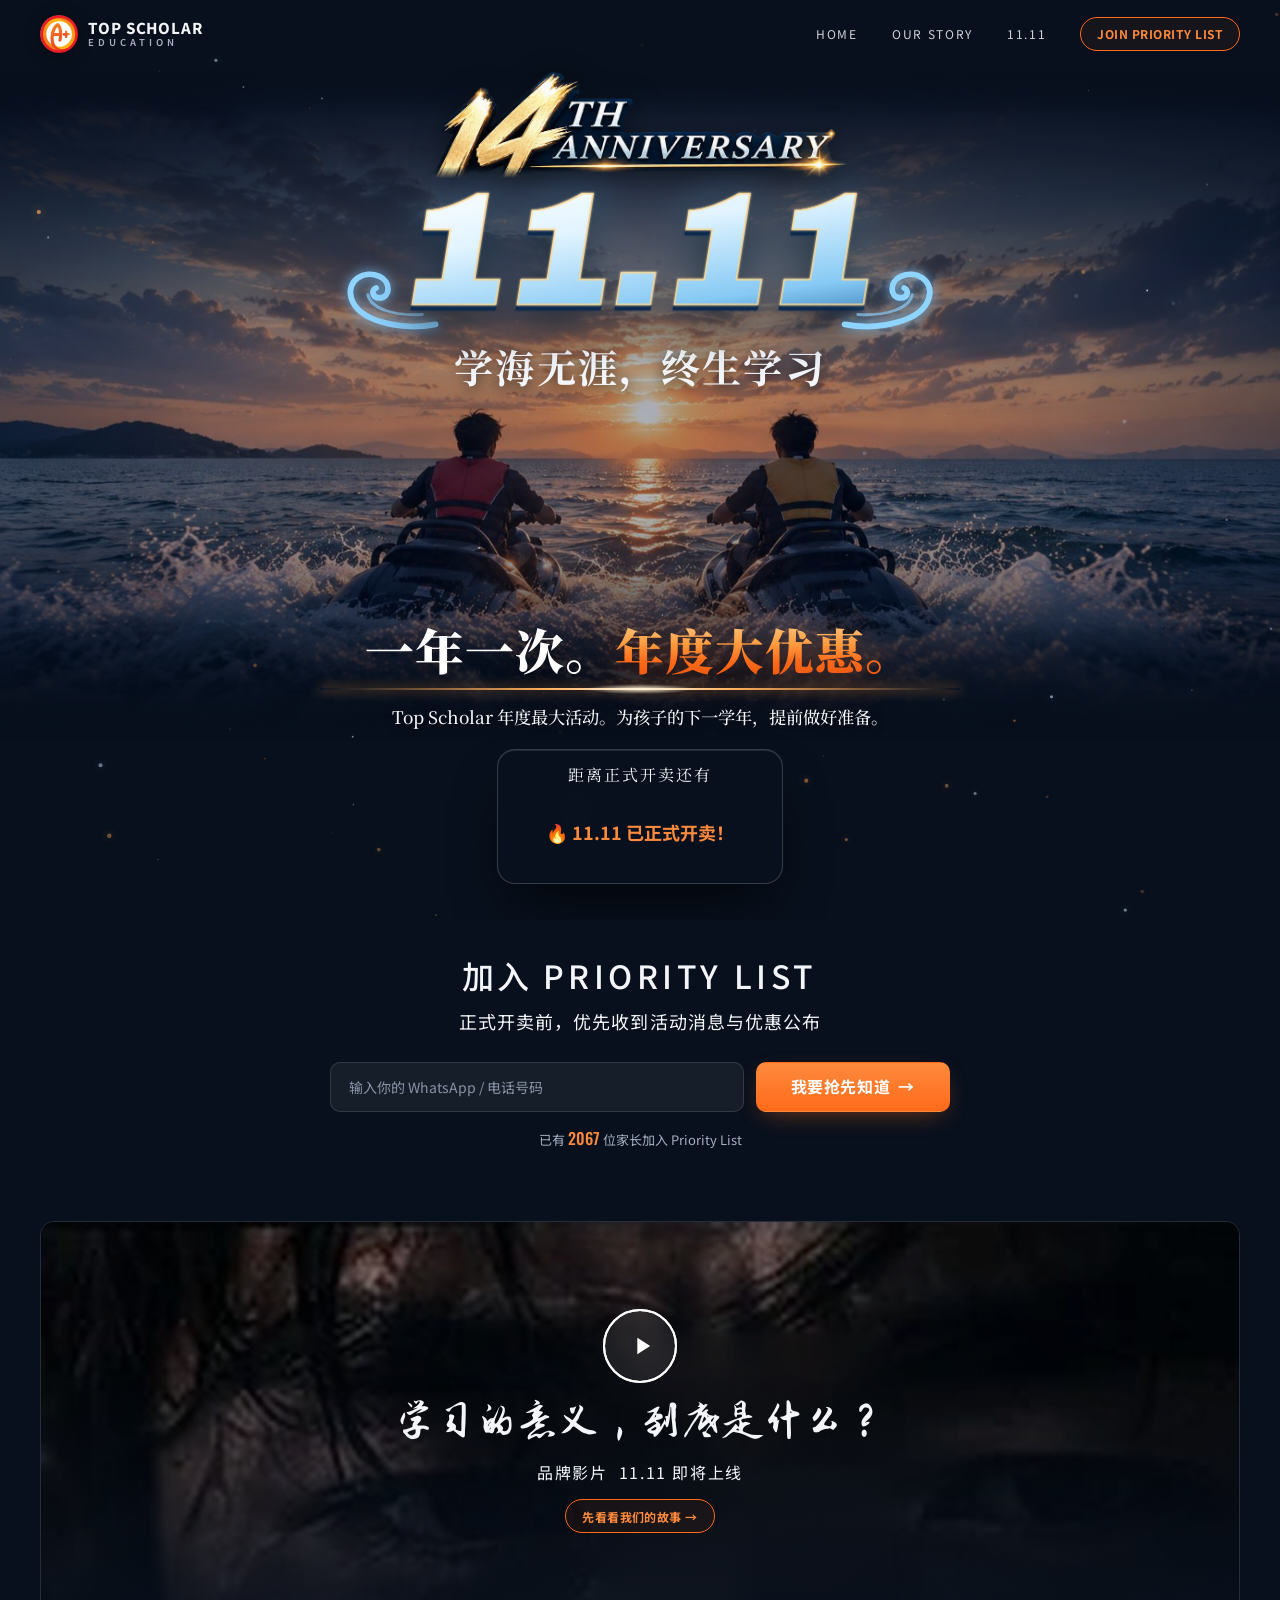
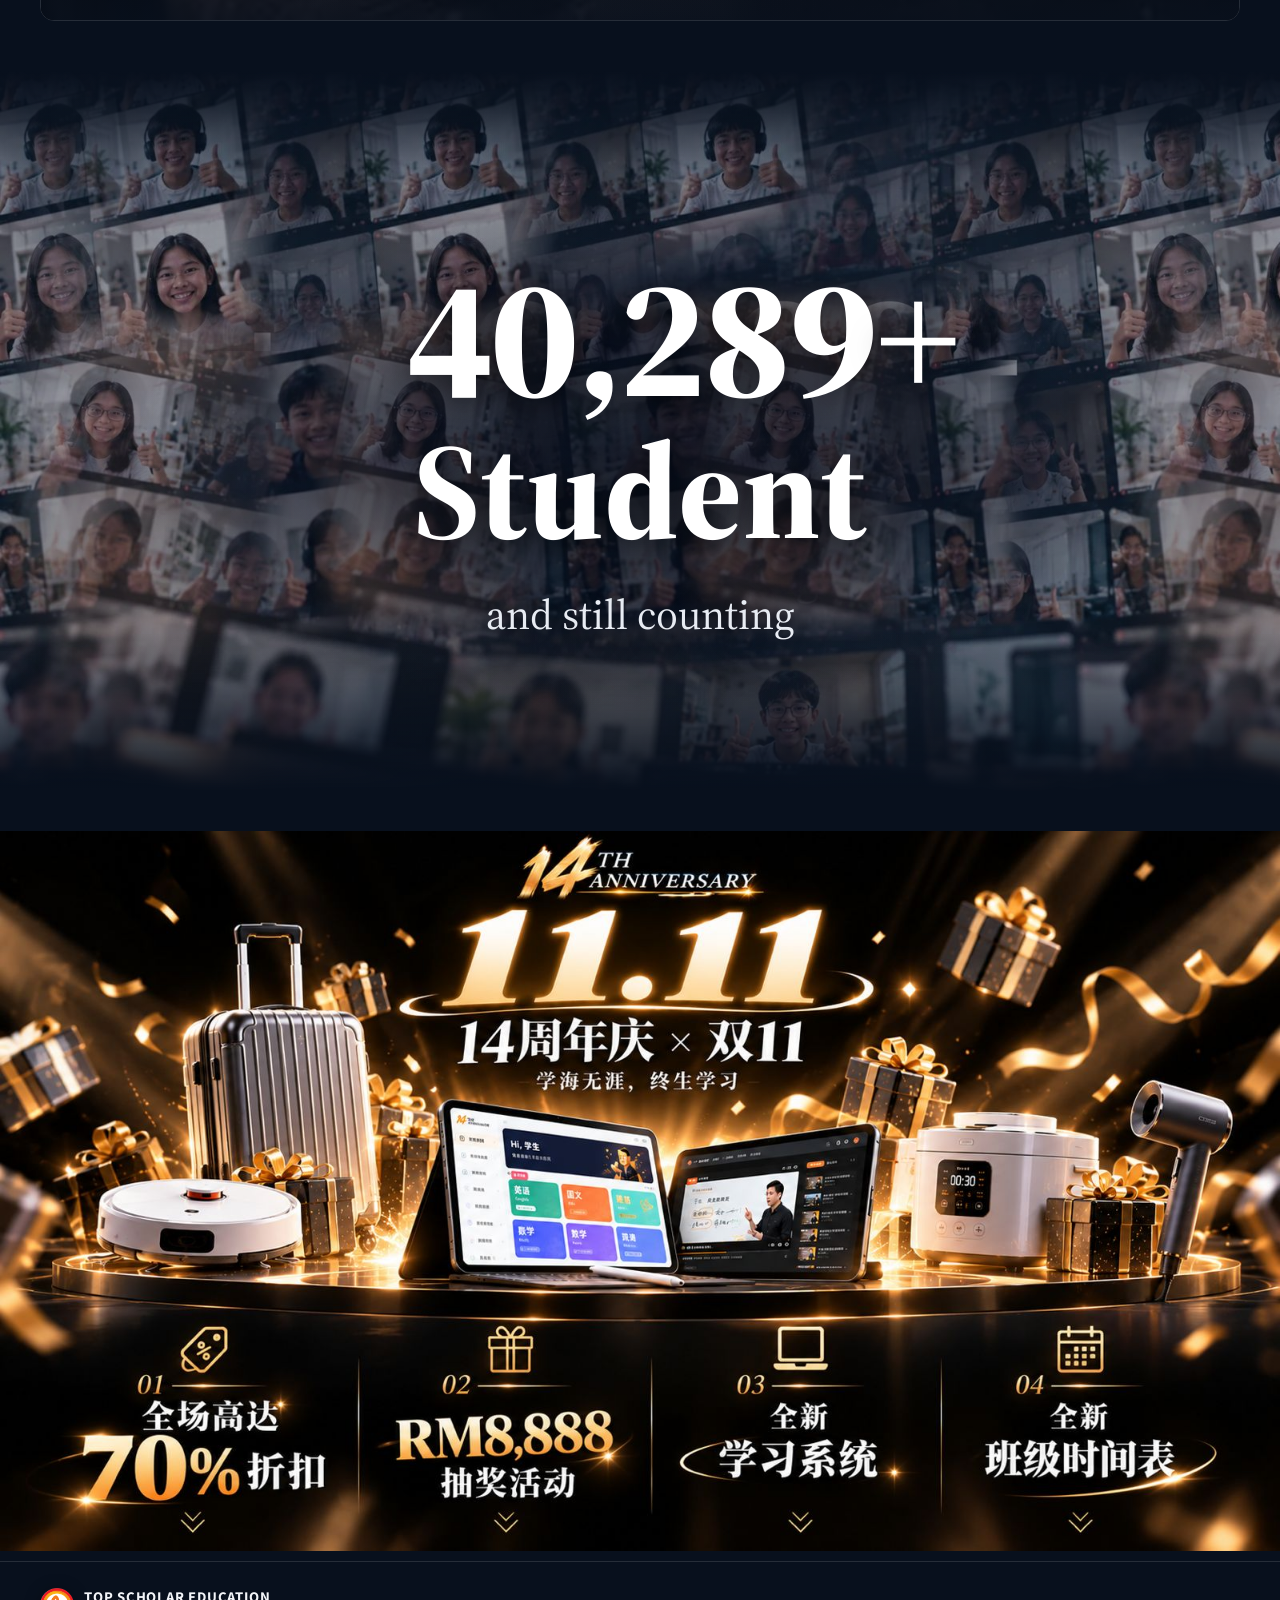
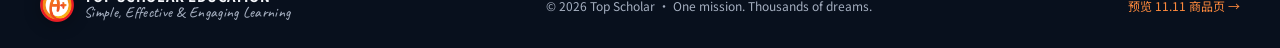
<file: index.html>
<!doctype html>
<html lang="zh-CN">
<head>
  <meta charset="utf-8">
  <meta name="viewport" content="width=device-width, initial-scale=1">
  <title>Top Scholar · 14周年 11.11 大优惠</title>
  <meta name="description" content="Top Scholar 十四周年庆 11.11 大优惠 —— 加入 Priority List，正式开卖前优先收到活动消息与优惠公布。">
  <meta name="theme-color" content="#0a1220">
  <link rel="icon" href="assets/favicon.png" type="image/png">
  <link rel="apple-touch-icon" href="assets/apple-touch-icon.png">
  <link rel="preconnect" href="https://fonts.googleapis.com">
  <link rel="preconnect" href="https://fonts.gstatic.com" crossorigin>
  <link href="https://fonts.googleapis.com/css2?family=Archivo+Black&family=Caveat:wght@500;700&family=Cinzel:wght@600;700&family=Mrs+Saint+Delafield&family=Noto+Sans+SC:wght@300;400;500;700;900&family=Noto+Serif+SC:wght@500;700;900&family=Oswald:wght@400;500&family=Permanent+Marker&family=Source+Serif+4:wght@400;800&family=Zhi+Mang+Xing&display=swap" rel="stylesheet">
  <link rel="stylesheet" href="css/style.css">
</head>
<body class="page-landing">

  <!-- ============ NAV ============ -->
  <header class="nav" id="nav">
    <div class="container nav__inner">
      <a href="#top" class="logo" aria-label="Top Scholar Education">
        <img src="assets/ts-mark.png" alt="" width="38" height="38">
        <span class="logo__word"><b>TOP SCHOLAR</b><small>EDUCATION</small></span>
      </a>
      <nav class="nav__links" id="navLinks">
        <a href="#top">HOME</a>
        <a href="#story">OUR STORY</a>
        <a href="#offer">11.11</a>
        <a href="#waitlist" class="btn btn--ghost btn--sm">JOIN PRIORITY LIST</a>
      </nav>
      <button class="nav__toggle" id="navToggle" aria-label="打开菜单"><span></span><span></span><span></span></button>
    </div>
  </header>

  <main id="top">
    <!-- ============ SECTION 1 · HERO ============ -->
    <section class="s1" aria-label="14周年 11.11 年度大优惠">
      <div class="s1__bg" style="background-image:url('assets/hero-sunset.jpg')" data-parallax>
        <canvas class="s1__water" data-water="assets/hero-sunset.jpg" aria-hidden="true"></canvas>
        <div class="s1__shade"></div>
      </div>
      <canvas class="hero__spray" data-spray></canvas>

      <div class="container s1__top">
        <div class="s1__brand reveal">
          <img class="s1__anniv" src="assets/anniv-14th.png" width="900" height="229" alt="14th Anniversary">
          <h1 class="s1__1111">
            <svg class="s1__wave s1__wave--l" viewBox="0 0 120 80" aria-hidden="true"><path d="M112 70C70 78 18 66 10 38 4 16 26 4 44 12c14 6 14 26 0 26-9 0-10-10-4-12"/><path d="M96 58C64 60 34 52 30 34"/></svg>
            <span class="s1__num" data-text="11.11">11.11</span>
            <svg class="s1__wave s1__wave--r" viewBox="0 0 120 80" aria-hidden="true"><path d="M8 70c42 8 94-4 102-32 6-22-16-34-34-26-14 6-14 26 0 26 9 0 10-10 4-12"/><path d="M24 58c32 2 62-6 66-24"/></svg>
          </h1>
          <p class="s1__motto">学海无涯，终生学习</p>
        </div>
      </div>

      <!-- bottom: headline, then countdown -->
      <div class="container s1__bottom reveal">
        <h2 class="s1__headline">
          <span class="s1__h1">一年一次。</span><span class="s1__h2">年度大优惠。</span>
        </h2>
        <span class="s1__rule" aria-hidden="true"></span>
        <p class="s1__sub">Top Scholar 年度最大活动。<span class="s1__line">为孩子的下一学年，提前做好准备。</span></p>
        <div class="s1__count">
          <p class="s1__count-title">距离正式开卖还有</p>
          <div class="s1__tiles" data-countdown="2026-11-11T00:00:00+08:00" data-done="🔥 11.11 已正式开卖！">
            <div class="s1__tile"><span data-unit="d">00</span><small>DAYS</small></div>
            <div class="s1__tile"><span data-unit="h">00</span><small>HOURS</small></div>
            <div class="s1__tile"><span data-unit="m">00</span><small>MINUTES</small></div>
            <div class="s1__tile"><span data-unit="s">00</span><small>SECONDS</small></div>
          </div>
        </div>
      </div>
    </section>

    <!-- ============ PRIORITY LIST ============ -->
    <section class="waitlist" id="waitlist">
      <div class="container">
        <h2 class="section-title reveal">加入 <span class="en">PRIORITY LIST</span></h2>
        <p class="section-sub reveal">正式开卖前，优先收到活动消息与优惠公布</p>

        <form class="wl-form reveal" id="waitlistForm" novalidate>
          <label class="sr-only" for="wlPhone">WhatsApp / 电话号码</label>
          <input id="wlPhone" name="phone" type="tel" inputmode="tel" autocomplete="tel" placeholder="输入你的 WhatsApp / 电话号码" required>
          <button class="btn btn--primary" type="submit">我要抢先知道 <span class="btn__arrow">→</span></button>
        </form>
        <p class="wl-note" id="wlCount">已有 <b data-countup="3826">0</b> 位家长加入 Priority List</p>

      </div>
    </section>

    <!-- ============ BRAND FILM ============ -->
    <section class="film" id="story">
      <div class="container">
        <div class="film__frame reveal">
          <div class="film__face" style="background-image:url('assets/film-face.jpg')"></div>
          <div class="film__shade"></div>

          <div class="film__content">
            <button class="play" data-open="filmModal" aria-label="播放品牌影片">
              <svg viewBox="0 0 24 24"><path d="M8 5v14l11-7z"/></svg>
            </button>
            <h3 class="brush-cn brush-cn--film">学习的意义，到底是什么？</h3>
            <p>品牌影片 &nbsp;11.11 即将上线</p>
            <button class="btn btn--ghost btn--sm" data-open="filmModal">先看看我们的故事 →</button>
          </div>

        </div>
      </div>
    </section>

    <!-- ============ SECTION 3 · 100,000+ STUDENTS ============ -->
    <section class="s3" id="students" aria-label="100,000+ students and still counting">
      <div class="s3__wall" aria-hidden="true">
        <div class="s3__track">
          <img src="assets/students-wall.jpg" width="1400" height="900" alt="">
          <img src="assets/students-wall.jpg" width="1400" height="900" alt="">
          <img src="assets/students-wall.jpg" width="1400" height="900" alt="">
        </div>
      </div>
      <canvas class="s3__flag" data-flag="assets/flag-my.png" aria-hidden="true"></canvas>
      <div class="s3__shade" aria-hidden="true"></div>

      <div class="s3__text reveal">
        <p class="s3__num">
          <span class="s3__ghost" aria-hidden="true">100,000+</span>
          <span class="s3__live"><span data-countup="100000" data-format="comma" data-duration="2600">0</span>+</span>
        </p>
        <p class="s3__word">Student</p>
        <p class="s3__sub">and still counting</p>
      </div>
    </section>
    <!-- ============ SECTION 4 · 11.11 OFFER ============ -->
    <section class="s4" id="offer">
      <div class="s4__frame reveal">
        <img src="assets/promo-1111.jpg" width="1600" height="900" loading="lazy"
             alt="14th Anniversary 11.11 · 14周年庆 × 双11 · 学海无涯，终生学习。01 全场高达 70% 折扣；02 RM8,888 抽奖活动；03 全新学习系统；04 全新班级时间表">
      </div>
    </section>
  </main>

  <footer class="footer">
    <div class="container footer__inner">
      <a href="#top" class="logo logo--footer"><img src="assets/ts-mark.png" alt="" width="34" height="34"><span class="logo__word"><b>TOP SCHOLAR EDUCATION</b><small>Simple, Effective &amp; Engaging Learning</small></span></a>
      <p>© 2026 Top Scholar · One mission. Thousands of dreams.</p>
      <a href="order.html" class="footer__link">预览 11.11 商品页 →</a>
    </div>
  </footer>

  <!-- Film modal -->
  <div class="modal" id="filmModal" aria-hidden="true">
    <div class="modal__backdrop" data-close></div>
    <div class="modal__box modal__box--film" role="dialog" aria-modal="true" aria-label="品牌影片">
      <button class="modal__x" data-close aria-label="关闭">×</button>
      <div class="film-teaser" style="background-image:url('assets/film-jetski.jpg')">
        <div>
          <p class="hand-caps">COMING SOON</p>
          <h3 class="brush-cn brush-cn--film">品牌影片 11.11 上线</h3>
          <p class="muted">加入 Priority List，影片上线第一时间通知你。</p>
          <a href="#waitlist" class="btn btn--primary btn--sm" data-close>加入 Priority List →</a>
        </div>
      </div>
    </div>
  </div>

  <div class="toast" id="toast" role="status" aria-live="polite"></div>
  <script src="js/main.js" defer></script>
</body>
</html>
</file>
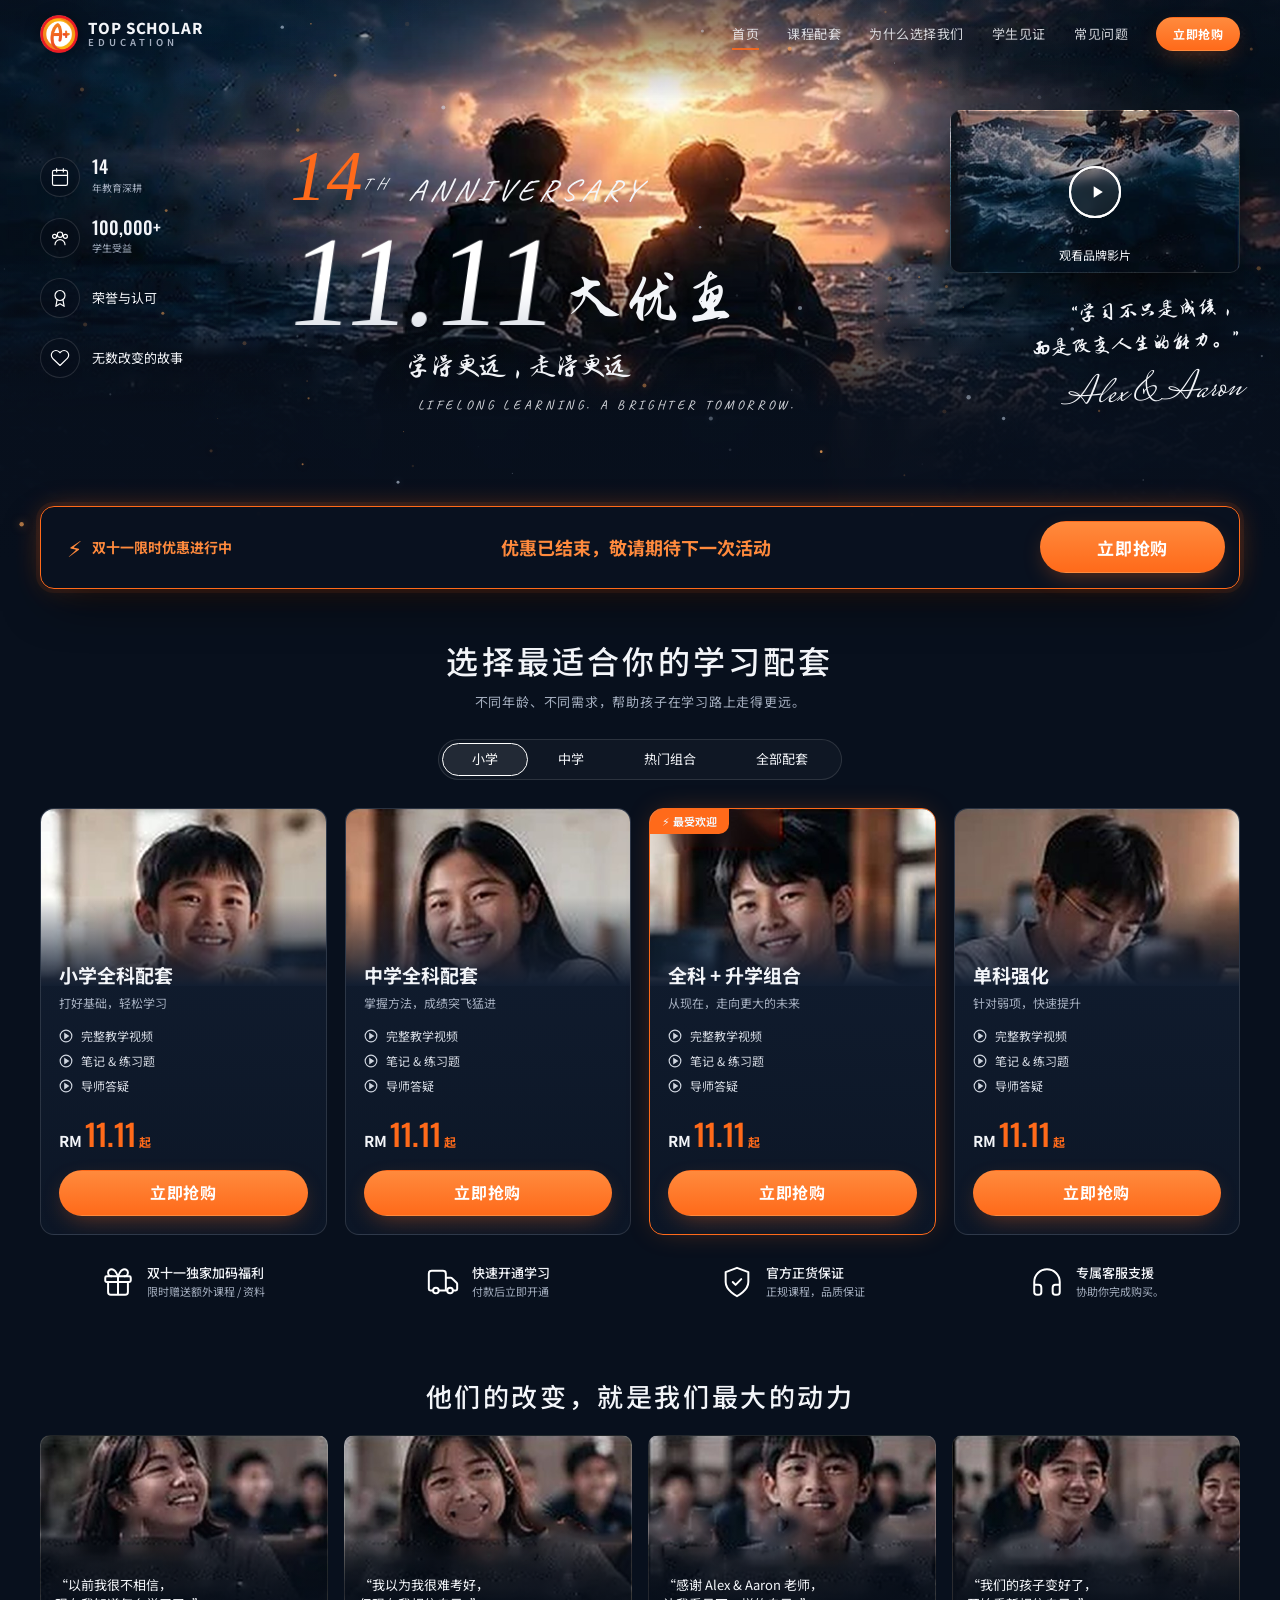
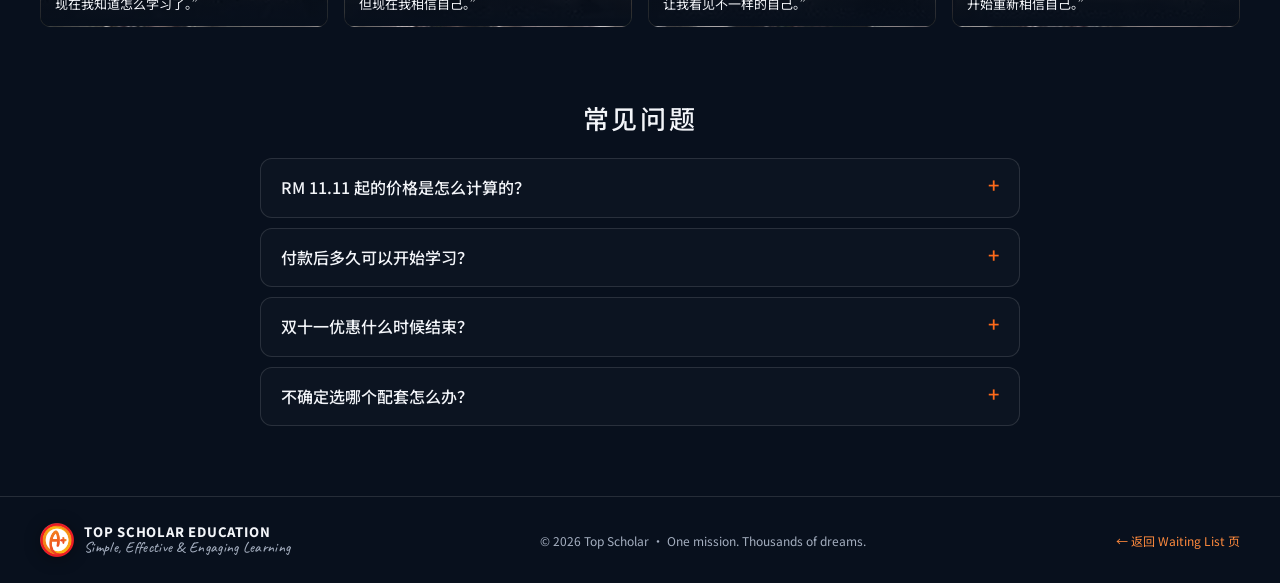
<file: order.html>
<!doctype html>
<html lang="zh-CN">
<head>
  <meta charset="utf-8">
  <meta name="viewport" content="width=device-width, initial-scale=1">
  <title>Top Scholar · 11.11 大优惠 · 立即抢购</title>
  <meta name="description" content="Top Scholar 十四周年 11.11 大优惠正式开卖：选择最适合你的学习配套，RM 11.11 起。">
  <meta name="theme-color" content="#0a1220">
  <link rel="icon" href="assets/favicon.png" type="image/png">
  <link rel="apple-touch-icon" href="assets/apple-touch-icon.png">
  <link rel="preconnect" href="https://fonts.googleapis.com">
  <link rel="preconnect" href="https://fonts.gstatic.com" crossorigin>
  <link href="https://fonts.googleapis.com/css2?family=Caveat:wght@500;700&family=Mrs+Saint+Delafield&family=Noto+Sans+SC:wght@300;400;500;700;900&family=Oswald:wght@400;500&family=Permanent+Marker&family=Zhi+Mang+Xing&display=swap" rel="stylesheet">
  <link rel="stylesheet" href="css/style.css">
</head>
<body class="page-order">

  <header class="nav" id="nav">
    <div class="container nav__inner">
      <a href="index.html" class="logo" aria-label="Top Scholar Education">
        <img src="assets/ts-mark.png" alt="" width="38" height="38">
        <span class="logo__word"><b>TOP SCHOLAR</b><small>EDUCATION</small></span>
      </a>
      <nav class="nav__links nav__links--cn" id="navLinks">
        <a href="#top" class="is-active">首页</a>
        <a href="#packages">课程配套</a>
        <a href="#why">为什么选择我们</a>
        <a href="#stories">学生见证</a>
        <a href="#faq">常见问题</a>
        <a href="#packages" class="btn btn--primary btn--sm">立即抢购</a>
      </nav>
      <button class="nav__toggle" id="navToggle" aria-label="打开菜单"><span></span><span></span><span></span></button>
    </div>
  </header>

  <main id="top">
    <!-- ============ HERO ============ -->
    <section class="hero hero--order">
      <div class="hero__bg" style="background-image:url('assets/hero.jpg')" data-parallax></div>
      <div class="hero__shade"></div>
      <canvas class="hero__spray" data-spray></canvas>

      <div class="container hero__grid hero__grid--order">
        <ul class="side-stats reveal">
          <li><span class="ic"><svg viewBox="0 0 24 24"><rect x="3" y="4" width="18" height="18" rx="2"/><path d="M16 2v4M8 2v4M3 10h18"/></svg></span><div><b>14</b><small>年教育深耕</small></div></li>
          <li><span class="ic"><svg viewBox="0 0 24 24"><circle cx="12" cy="8" r="3.2"/><circle cx="5.5" cy="10" r="2.4"/><circle cx="18.5" cy="10" r="2.4"/><path d="M6 20a6 6 0 0 1 12 0"/></svg></span><div><b>100,000+</b><small>学生受益</small></div></li>
          <li><span class="ic"><svg viewBox="0 0 24 24"><circle cx="12" cy="9" r="6"/><path d="m8.5 14-1.5 8 5-3 5 3-1.5-8"/></svg></span><div><span>荣誉与认可</span></div></li>
          <li><span class="ic"><svg viewBox="0 0 24 24"><path d="M20.8 4.6a5.5 5.5 0 0 0-7.8 0L12 5.7l-1-1.1a5.5 5.5 0 0 0-7.8 7.8l1 1.1L12 21l7.8-7.6 1-1a5.5 5.5 0 0 0 0-7.8z"/></svg></span><div><span>无数改变的故事</span></div></li>
        </ul>

        <div class="order-title reveal reveal--delay">
          <p class="anniv anniv--big"><b>14</b><sup>TH</sup> ANNIVERSARY</p>
          <div class="order-title__row">
            <span class="big-1111">11.11</span><span class="brush-cn brush-cn--sale">大优惠</span>
          </div>
          <p class="order-title__cn">学得更远，走得更远</p>
          <p class="hand-caps order-title__en">LIFELONG LEARNING. A BRIGHTER TOMORROW.</p>
        </div>

        <div class="hero-film reveal reveal--delay2">
          <button class="hero-film__thumb" data-open="filmModal" style="background-image:url('assets/film-jetski.jpg')">
            <span class="play play--sm"><svg viewBox="0 0 24 24"><path d="M8 5v14l11-7z"/></svg></span>
            <span class="hero-film__label">观看品牌影片</span>
          </button>
          <blockquote class="hero-film__quote">
            “学习不只是成绩，<br>而是改变人生的能力。”
            <cite>Alex &amp; Aaron</cite>
          </blockquote>
        </div>
      </div>
    </section>

    <!-- ============ SALE BAR ============ -->
    <div class="salebar-wrap" id="salebarWrap">
      <div class="container">
        <div class="salebar" id="salebar">
          <div class="salebar__label"><span class="bolt">⚡</span> 双十一限时优惠进行中</div>
          <div class="countdown countdown--bar" data-countdown="2026-11-11T23:59:59+08:00" data-done="优惠已结束，敬请期待下一次活动">
            <div class="cd"><span data-unit="d">00</span><small>DAYS</small></div><i>:</i>
            <div class="cd"><span data-unit="h">00</span><small>HOURS</small></div><i>:</i>
            <div class="cd"><span data-unit="m">00</span><small>MINUTES</small></div><i>:</i>
            <div class="cd"><span data-unit="s">00</span><small>SECONDS</small></div>
          </div>
          <a href="#packages" class="btn btn--primary btn--lg">立即抢购</a>
        </div>
      </div>
    </div>

    <!-- ============ PACKAGES ============ -->
    <section class="packages" id="packages">
      <div class="container">
        <h2 class="section-title reveal">选择最适合你的学习配套</h2>
        <p class="section-sub section-sub--sm reveal">不同年龄、不同需求，帮助孩子在学习路上走得更远。</p>

        <div class="tabs reveal" role="tablist">
          <button class="tab is-active" data-filter="primary" role="tab">小学</button>
          <button class="tab" data-filter="secondary" role="tab">中学</button>
          <button class="tab" data-filter="hot" role="tab">热门组合</button>
          <button class="tab" data-filter="all" role="tab">全部配套</button>
          <span class="tabs__pill" aria-hidden="true"></span>
        </div>

        <div class="cards" id="cards">
          <article class="card reveal" data-cat="primary">
            <div class="card__img" style="background-image:url('assets/student-1.jpg')"></div>
            <div class="card__body">
              <h3>小学全科配套</h3>
              <p class="card__desc">打好基础，轻松学习</p>
              <ul class="card__list"><li>完整教学视频</li><li>笔记 &amp; 练习题</li><li>导师答疑</li></ul>
              <p class="price">RM <b>11.11</b> <small>起</small></p>
              <button class="btn btn--primary btn--block" data-buy="小学全科配套">立即抢购</button>
            </div>
          </article>

          <article class="card reveal" data-cat="secondary">
            <div class="card__img" style="background-image:url('assets/student-2.jpg')"></div>
            <div class="card__body">
              <h3>中学全科配套</h3>
              <p class="card__desc">掌握方法，成绩突飞猛进</p>
              <ul class="card__list"><li>完整教学视频</li><li>笔记 &amp; 练习题</li><li>导师答疑</li></ul>
              <p class="price">RM <b>11.11</b> <small>起</small></p>
              <button class="btn btn--primary btn--block" data-buy="中学全科配套">立即抢购</button>
            </div>
          </article>

          <article class="card card--hot reveal" data-cat="primary secondary hot">
            <span class="card__badge">⚡ 最受欢迎</span>
            <div class="card__img" style="background-image:url('assets/student-3.jpg')"></div>
            <div class="card__body">
              <h3>全科 + 升学组合</h3>
              <p class="card__desc">从现在，走向更大的未来</p>
              <ul class="card__list"><li>完整教学视频</li><li>笔记 &amp; 练习题</li><li>导师答疑</li></ul>
              <p class="price">RM <b>11.11</b> <small>起</small></p>
              <button class="btn btn--primary btn--block" data-buy="全科 + 升学组合">立即抢购</button>
            </div>
          </article>

          <article class="card reveal" data-cat="primary secondary hot">
            <div class="card__img" style="background-image:url('assets/student-4.jpg')"></div>
            <div class="card__body">
              <h3>单科强化</h3>
              <p class="card__desc">针对弱项，快速提升</p>
              <ul class="card__list"><li>完整教学视频</li><li>笔记 &amp; 练习题</li><li>导师答疑</li></ul>
              <p class="price">RM <b>11.11</b> <small>起</small></p>
              <button class="btn btn--primary btn--block" data-buy="单科强化">立即抢购</button>
            </div>
          </article>
        </div>

        <ul class="benefits" id="why">
          <li class="reveal"><svg viewBox="0 0 24 24"><rect x="3" y="8" width="18" height="4" rx="1"/><path d="M12 8v13M19 12v7a2 2 0 0 1-2 2H7a2 2 0 0 1-2-2v-7M7.5 8a2.5 2.5 0 0 1 0-5C10 3 12 8 12 8s2-5 4.5-5a2.5 2.5 0 0 1 0 5"/></svg><div><b>双十一独家加码福利</b><small>限时赠送额外课程 / 资料</small></div></li>
          <li class="reveal"><svg viewBox="0 0 24 24"><path d="M14 18V6a2 2 0 0 0-2-2H4a2 2 0 0 0-2 2v11a1 1 0 0 0 1 1h2M15 18H9M19 18h2a1 1 0 0 0 1-1v-3.65a1 1 0 0 0-.22-.62L18.3 9.38a1 1 0 0 0-.78-.38H14"/><circle cx="17" cy="18" r="2"/><circle cx="7" cy="18" r="2"/></svg><div><b>快速开通学习</b><small>付款后立即开通</small></div></li>
          <li class="reveal"><svg viewBox="0 0 24 24"><path d="M12 22s8-4 8-10V5l-8-3-8 3v7c0 6 8 10 8 10"/><path d="m9 12 2 2 4-4"/></svg><div><b>官方正货保证</b><small>正规课程，品质保证</small></div></li>
          <li class="reveal"><svg viewBox="0 0 24 24"><path d="M3 14h3a2 2 0 0 1 2 2v3a2 2 0 0 1-2 2H5a2 2 0 0 1-2-2v-7a9 9 0 0 1 18 0v7a2 2 0 0 1-2 2h-1a2 2 0 0 1-2-2v-3a2 2 0 0 1 2-2h3"/></svg><div><b>专属客服支援</b><small>协助你完成购买。</small></div></li>
        </ul>
      </div>
    </section>

    <!-- ============ STORIES ============ -->
    <section class="stories" id="stories">
      <div class="container">
        <h2 class="section-title section-title--sm reveal">他们的改变，就是我们最大的动力</h2>
        <div class="story-row">
          <figure class="story reveal" style="background-image:url('assets/story-1.jpg')"><figcaption>“以前我很不相信，<br>现在我知道怎么学习了。”</figcaption></figure>
          <figure class="story reveal" style="background-image:url('assets/story-2.jpg')"><figcaption>“我以为我很难考好，<br>但现在我相信自己。”</figcaption></figure>
          <figure class="story reveal" style="background-image:url('assets/story-3.jpg')"><figcaption>“感谢 Alex &amp; Aaron 老师，<br>让我看见不一样的自己。”</figcaption></figure>
          <figure class="story reveal" style="background-image:url('assets/story-4.jpg')"><figcaption>“我们的孩子变好了，<br>开始重新相信自己。”</figcaption></figure>
        </div>
      </div>
    </section>

    <!-- ============ FAQ ============ -->
    <section class="faq" id="faq">
      <div class="container container--narrow">
        <h2 class="section-title section-title--sm reveal">常见问题</h2>
        <details class="reveal"><summary>RM 11.11 起的价格是怎么计算的？</summary><p>RM 11.11 为配套的首月 / 入门价格，具体价格依所选年级与科目而定，结账前会清楚显示。</p></details>
        <details class="reveal"><summary>付款后多久可以开始学习？</summary><p>付款成功后系统会立即开通课程，你会通过 WhatsApp 与电邮收到登入资料。</p></details>
        <details class="reveal"><summary>双十一优惠什么时候结束？</summary><p>优惠于 11 月 11 日 23:59（马来西亚时间）结束，页面上方的倒数计时即为剩余时间。</p></details>
        <details class="reveal"><summary>不确定选哪个配套怎么办？</summary><p>点击右下角 WhatsApp 联系专属客服，我们会根据孩子的年级和需求为你推荐。</p></details>
      </div>
    </section>
  </main>

  <footer class="footer">
    <div class="container footer__inner">
      <a href="index.html" class="logo logo--footer"><img src="assets/ts-mark.png" alt="" width="34" height="34"><span class="logo__word"><b>TOP SCHOLAR EDUCATION</b><small>Simple, Effective &amp; Engaging Learning</small></span></a>
      <p>© 2026 Top Scholar · One mission. Thousands of dreams.</p>
      <a href="index.html" class="footer__link">← 返回 Waiting List 页</a>
    </div>
  </footer>

  <!-- Mobile sticky buy bar -->
  <div class="mbar" id="mbar">
    <div class="countdown countdown--mini" data-countdown="2026-11-11T23:59:59+08:00">
      <span data-unit="d">00</span>天 <span data-unit="h">00</span>:<span data-unit="m">00</span>:<span data-unit="s">00</span>
    </div>
    <a href="#packages" class="btn btn--primary btn--sm">立即抢购</a>
  </div>

  <!-- Film modal -->
  <div class="modal" id="filmModal" aria-hidden="true">
    <div class="modal__backdrop" data-close></div>
    <div class="modal__box modal__box--film" role="dialog" aria-modal="true" aria-label="品牌影片">
      <button class="modal__x" data-close aria-label="关闭">×</button>
      <div class="film-teaser" style="background-image:url('assets/film-jetski.jpg')">
        <div>
          <p class="hand-caps">MORE THAN GRADES</p>
          <h3 class="brush-cn brush-cn--film">学习的意义，到底是什么？</h3>
          <p class="muted">品牌影片即将上线（此处可替换为 YouTube / Vimeo 嵌入）。</p>
        </div>
      </div>
    </div>
  </div>

  <!-- Checkout modal (demo) -->
  <div class="modal" id="buyModal" aria-hidden="true">
    <div class="modal__backdrop" data-close></div>
    <div class="modal__box" role="dialog" aria-modal="true" aria-labelledby="buyTitle">
      <button class="modal__x" data-close aria-label="关闭">×</button>
      <p class="hand-caps modal__kicker">11.11 SPECIAL</p>
      <h3 id="buyTitle">确认你的配套</h3>
      <div class="buy-summary">
        <span id="buyName">—</span>
        <span class="price">RM <b>11.11</b> <small>起</small></span>
      </div>
      <form class="buy-form" id="buyForm" novalidate>
        <input name="name" type="text" placeholder="家长姓名" autocomplete="name" required>
        <input name="phone" type="tel" placeholder="WhatsApp / 电话号码" inputmode="tel" autocomplete="tel" required>
        <select name="grade" required>
          <option value="">孩子的年级</option>
          <option>小学 1–3 年级</option><option>小学 4–6 年级</option>
          <option>中学 1–3 年级</option><option>中学 4–5 年级</option>
        </select>
        <button class="btn btn--primary btn--block" type="submit">确认抢购 →</button>
        <p class="muted tiny">这是 Demo：提交后会显示成功提示，正式版可接入付款网关。</p>
      </form>
    </div>
  </div>

  <div class="toast" id="toast" role="status" aria-live="polite"></div>
  <script src="js/main.js" defer></script>
</body>
</html>
</file>
<file: css/style.css>
/* ==========================================================
   Top Scholar · 14th Anniversary 11.11 landing pages
   ========================================================== */
:root {
  --bg: #08101d;
  --bg-2: #0d1828;
  --panel: rgba(14, 24, 40, .72);
  --line: rgba(255, 255, 255, .12);
  --text: #f3f5f9;
  --muted: #a5afc0;
  --orange: #ff6a1a;
  --orange-2: #ff8a3d;
  --orange-glow: rgba(255, 106, 26, .45);
  --radius: 14px;
  --font: "Noto Sans SC", system-ui, -apple-system, "PingFang SC", "Microsoft YaHei", sans-serif;
  --brush: "Zhi Mang Xing", "Ma Shan Zheng", cursive;
  --marker: "Permanent Marker", cursive;
  --hand: "Caveat", cursive;
  --digit: "Oswald", "Noto Sans SC", sans-serif;
}

*, *::before, *::after { box-sizing: border-box; }
html { scroll-behavior: smooth; scroll-padding-top: 80px; }
body {
  margin: 0;
  font-family: var(--font);
  color: var(--text);
  background: var(--bg);
  line-height: 1.6;
  -webkit-font-smoothing: antialiased;
  overflow-x: hidden;
}
img { max-width: 100%; display: block; }
a { color: inherit; text-decoration: none; }
button { font: inherit; color: inherit; cursor: pointer; }
.sr-only { position: absolute; width: 1px; height: 1px; overflow: hidden; clip: rect(0 0 0 0); }
.muted { color: var(--muted); }
.tiny { font-size: 12px; margin: 10px 0 0; text-align: center; }

.container { width: min(1200px, 100% - 32px); margin-inline: auto; }
.container--narrow { width: min(760px, 100% - 32px); }

/* ---------- Buttons ---------- */
.btn {
  --h: 46px;
  display: inline-flex; align-items: center; justify-content: center; gap: 8px;
  height: var(--h); padding: 0 26px;
  border-radius: 999px; border: 1px solid transparent;
  font-weight: 700; letter-spacing: .04em; white-space: nowrap;
  transition: transform .2s, box-shadow .25s, background .25s, border-color .25s;
  position: relative; overflow: hidden;
}
.btn--sm { --h: 34px; padding: 0 16px; font-size: 12px; }
.btn--lg { --h: 52px; padding: 0 56px; font-size: 17px; }
.btn--block { width: 100%; }
.btn--primary {
  background: linear-gradient(180deg, var(--orange-2), var(--orange));
  color: #fff;
  box-shadow: 0 8px 24px -8px var(--orange-glow);
}
.btn--primary::after { /* moving shine */
  content: ""; position: absolute; inset: 0;
  background: linear-gradient(110deg, transparent 30%, rgba(255,255,255,.45) 50%, transparent 70%);
  transform: translateX(-120%);
  animation: shine 3.6s ease-in-out infinite;
}
.btn--primary:hover { transform: translateY(-2px); box-shadow: 0 14px 30px -8px var(--orange-glow); }
.btn--ghost { border-color: var(--orange); color: var(--orange-2); background: rgba(255,106,26,.06); }
.btn--ghost:hover { background: var(--orange); color: #fff; }
.btn__arrow { transition: transform .2s; }
.btn:hover .btn__arrow { transform: translateX(4px); }
@keyframes shine { 0%, 60% { transform: translateX(-120%); } 100% { transform: translateX(120%); } }

/* ---------- Nav ---------- */
.nav {
  position: fixed; inset: 0 0 auto; z-index: 50;
  transition: background .3s, backdrop-filter .3s, border-color .3s;
  border-bottom: 1px solid transparent;
}
.nav.is-scrolled { background: rgba(8, 16, 29, .82); backdrop-filter: blur(14px); border-color: var(--line); }
.nav__inner { display: flex; align-items: center; justify-content: space-between; height: 68px; }
.logo { display: inline-flex; align-items: center; gap: 10px; }
.logo img { flex: none; filter: drop-shadow(0 2px 8px rgba(0,0,0,.35)); }
.logo__word { display: flex; flex-direction: column; line-height: 1.05; }
.logo__word b { font-weight: 800; font-size: 15px; letter-spacing: .06em; }
.logo__word small { font-size: 9.5px; font-weight: 600; letter-spacing: .42em; color: var(--muted); margin-top: 3px; }
.nav__links { display: flex; align-items: center; gap: 34px; font-size: 12px; letter-spacing: .14em; }
.nav__links a:not(.btn) { opacity: .85; position: relative; padding: 6px 0; }
.nav__links a:not(.btn)::after {
  content: ""; position: absolute; left: 0; right: 0; bottom: 0; height: 2px;
  background: var(--orange); transform: scaleX(0); transition: transform .25s;
}
.nav__links a:not(.btn):hover::after, .nav__links a.is-active::after { transform: scaleX(1); }
.nav__links--cn { letter-spacing: .04em; gap: 28px; font-size: 13px; }
.nav__toggle { display: none; background: none; border: 0; width: 40px; height: 40px; padding: 10px; }
.nav__toggle span { display: block; height: 2px; background: #fff; margin: 5px 0; transition: transform .25s, opacity .25s; }
.nav.is-open .nav__toggle span:nth-child(1) { transform: translateY(7px) rotate(45deg); }
.nav.is-open .nav__toggle span:nth-child(2) { opacity: 0; }
.nav.is-open .nav__toggle span:nth-child(3) { transform: translateY(-7px) rotate(-45deg); }

/* ---------- Typography helpers ---------- */
.brush-cn {
  font-family: var(--brush); font-weight: 400; margin: 0; line-height: 1.05;
  text-shadow: 0 4px 30px rgba(0,0,0,.55);
}
.brush-cn--sm { font-size: clamp(44px, 5.2vw, 70px); }
.brush-cn--film { font-size: clamp(32px, 3.6vw, 48px); }
.hand-caps { font-family: var(--hand); letter-spacing: .28em; text-transform: uppercase; font-weight: 500; }

.anniv { font-family: var(--hand); font-size: 26px; letter-spacing: .2em; margin: 0; font-style: italic; }
.anniv b { font-family: var(--marker); font-weight: 400; font-size: 1.5em; letter-spacing: 0; }
.anniv sup { font-size: .55em; margin-right: .2em; }
.anniv--big { font-size: 30px; }
.anniv--big b { color: var(--orange); font-size: 2.4em; }

.big-1111 {
  font-family: var(--marker);
  font-size: clamp(96px, 12vw, 170px);
  line-height: .9; letter-spacing: -.02em;
  transform: skewX(-8deg);
  background: linear-gradient(180deg, #fff 55%, #d8dde6);
  -webkit-background-clip: text; background-clip: text; color: transparent;
  filter: drop-shadow(0 6px 24px rgba(0,0,0,.5));
  animation: glow 4s ease-in-out infinite;
}
@keyframes glow {
  0%, 100% { filter: drop-shadow(0 6px 24px rgba(0,0,0,.5)); }
  50% { filter: drop-shadow(0 6px 24px rgba(0,0,0,.5)) drop-shadow(0 0 22px rgba(255,138,61,.45)); }
}

/* ---------- Hero ---------- */
.hero { position: relative; overflow: hidden; isolation: isolate; }
.hero__bg {
  position: absolute; inset: -4%; z-index: -3;
  background-size: cover; background-position: center 40%;
  animation: kenburns 24s ease-in-out infinite alternate;
  will-change: transform;
}
@keyframes kenburns { from { transform: scale(1.02); } to { transform: scale(1.12) translateY(-1.5%); } }
.hero__shade {
  position: absolute; inset: 0; z-index: -2;
  background:
    radial-gradient(ellipse at 50% 30%, transparent 0 35%, rgba(8,16,29,.55) 75%),
    linear-gradient(180deg, rgba(8,16,29,.55) 0%, transparent 18%, transparent 46%, rgba(8,16,29,.94) 74%, var(--bg) 100%);
}
.hero__spray { position: absolute; inset: 0; width: 100%; height: 100%; z-index: -1; pointer-events: none; }

.hero__grid { display: flex; justify-content: space-between; align-items: flex-start; gap: 24px; flex: 1; }


/* ---------- Countdown ---------- */
.countdown { display: flex; align-items: flex-start; justify-content: center; gap: 14px; }
.countdown > i { font-style: normal; font-family: var(--digit); font-size: 30px; line-height: 1.5; opacity: .7; }
.cd { display: flex; flex-direction: column; align-items: center; min-width: 64px; }
.cd span {
  font-family: var(--digit); font-size: 50px; font-weight: 500; line-height: 1.1;
  display: inline-block; font-variant-numeric: tabular-nums;
}
.cd span.tick { animation: tick .45s cubic-bezier(.3,1.6,.6,1); }
.cd small { font-size: 9px; letter-spacing: .18em; color: var(--muted); margin-top: 2px; }
@keyframes tick { from { transform: translateY(-35%); opacity: 0; } to { transform: none; opacity: 1; } }
.countdown.is-done { font-size: 18px; font-weight: 700; color: var(--orange-2); padding: 14px 0; }

/* ---------- Sections ---------- */
.section-title { text-align: center; font-size: clamp(24px, 2.6vw, 32px); font-weight: 500; letter-spacing: .1em; margin: 0; }
.section-title .en { letter-spacing: .14em; }
.section-title--sm { font-size: clamp(20px, 2.1vw, 26px); }
.section-sub { text-align: center; font-size: 18px; margin: 6px 0 26px; letter-spacing: .06em; }
.section-sub--sm { font-size: 13px; color: var(--muted); }

/* Waiting list */
.waitlist { padding: 30px 0 50px; }
.wl-form { display: flex; gap: 12px; justify-content: center; max-width: 620px; margin: 0 auto; }
.wl-form input {
  flex: 1; min-width: 0; height: 50px; border-radius: 10px;
  border: 1px solid var(--line); background: rgba(255,255,255,.06); color: #fff;
  padding: 0 18px; font: inherit; font-size: 14px; outline: none;
  transition: border-color .2s, box-shadow .2s;
}
.wl-form input::placeholder { color: #8a94a6; }
.wl-form input:focus { border-color: var(--orange); box-shadow: 0 0 0 4px rgba(255,106,26,.18); }
.wl-form input.is-invalid { border-color: #ff4d4d; animation: shake .35s; }
.wl-form .btn { height: 50px; border-radius: 10px; padding: 0 34px; }
@keyframes shake { 25% { transform: translateX(-6px); } 75% { transform: translateX(6px); } }
.wl-note { text-align: center; color: var(--muted); font-size: 13px; margin: 14px 0 0; }
.wl-note b { color: var(--orange-2); font-family: var(--digit); font-size: 16px; font-weight: 500; }

.benefits svg, .side-stats svg {
  width: 34px; height: 34px; fill: none; stroke: #fff; stroke-width: 1.4; stroke-linecap: round; stroke-linejoin: round;
}

/* Brand film */
.film { padding: 20px 0 10px; }
.film__frame {
  position: relative; aspect-ratio: 3 / 1; border-radius: var(--radius); overflow: hidden;
  border: 1px solid var(--line);
}
.film__face {
  position: absolute; inset: 0;
  background-size: cover; background-position: center 30%; filter: brightness(.75);
  transition: transform 1.2s ease;
}
.film__frame:hover .film__face { transform: scale(1.04); }
.film__shade {
  position: absolute; inset: 0; pointer-events: none;
  background:
    radial-gradient(ellipse 60% 80% at 50% 50%, rgba(8,16,29,.35), transparent 80%),
    linear-gradient(180deg, transparent 35%, rgba(8,16,29,.85) 100%);
}
.film__content {
  position: absolute; inset: 0;
  display: flex; flex-direction: column; align-items: center; justify-content: center; gap: 14px; text-align: center;
  padding: 20px;
}
.film__content p { margin: 0; letter-spacing: .1em; }

.play {
  width: 74px; height: 74px; border-radius: 50%;
  border: 2px solid #fff; background: rgba(255,255,255,.08); backdrop-filter: blur(4px);
  display: grid; place-items: center; position: relative;
  transition: transform .25s, background .25s, border-color .25s;
}
.play svg { width: 28px; height: 28px; fill: #fff; margin-left: 4px; }
.play::before, .play::after {
  content: ""; position: absolute; inset: -2px; border-radius: 50%; border: 2px solid rgba(255,255,255,.6);
  animation: ripple 2.4s ease-out infinite;
}
.play::after { animation-delay: 1.2s; }
.play:hover { transform: scale(1.08); background: var(--orange); border-color: var(--orange); }
.play--sm { width: 52px; height: 52px; }
.play--sm svg { width: 20px; height: 20px; }
@keyframes ripple { from { transform: scale(1); opacity: .8; } to { transform: scale(1.8); opacity: 0; } }

/* Footer */
.footer { border-top: 1px solid var(--line); padding: 26px 0; color: var(--muted); font-size: 12px; }
.footer__inner { display: flex; align-items: center; justify-content: space-between; gap: 16px; flex-wrap: wrap; }
.footer .logo { color: var(--text); }
.logo--footer .logo__word b { font-size: 13px; }
.logo--footer .logo__word small { font-family: "Caveat", cursive; font-size: 15px; font-weight: 500; letter-spacing: .02em; text-transform: none; margin-top: 2px; }
.footer p { margin: 0; }
.footer__link { color: var(--orange-2); }

/* ==========================================================
   ORDER PAGE
   ========================================================== */
.hero--order { min-height: 560px; padding: 110px 0 70px; }
.hero--order .hero__bg { background-position: center 45%; }
.hero__grid--order { display: grid; grid-template-columns: 200px 1fr 290px; align-items: center; gap: 24px; }
.side-stats { list-style: none; margin: 0; padding: 0; display: grid; gap: 20px; }
.side-stats li { display: flex; align-items: center; gap: 12px; font-size: 13px; }
.side-stats .ic {
  width: 40px; height: 40px; border-radius: 50%; display: grid; place-items: center;
  background: rgba(8,16,29,.55); border: 1px solid var(--line); flex: none;
}
.side-stats svg { width: 20px; height: 20px; }
.side-stats b { display: block; font-family: var(--digit); font-weight: 500; font-size: 18px; line-height: 1.1; }
.side-stats small { font-size: 10px; color: var(--muted); }

.order-title { text-align: left; padding-left: 4%; }
.order-title__row { display: flex; align-items: flex-end; gap: 10px; margin-top: -10px; }
.order-title .big-1111 { font-size: clamp(90px, 10vw, 150px); }
.brush-cn--sale { font-size: clamp(48px, 5vw, 76px); padding-bottom: .12em; }
.order-title__cn { font-family: var(--brush); font-size: clamp(22px, 2.2vw, 30px); margin: 4px 0 0 18%; }
.order-title__en { font-size: 13px; margin: 6px 0 0 20%; opacity: .85; }

.hero-film { display: grid; gap: 22px; justify-items: end; }
.hero-film__thumb {
  width: 100%; aspect-ratio: 16/9; border-radius: 10px; border: 1px solid var(--line);
  background-size: cover; background-position: center; position: relative;
  display: grid; place-items: center; overflow: hidden;
  box-shadow: 0 20px 40px -10px rgba(0,0,0,.7);
}
.hero-film__thumb::before { content: ""; position: absolute; inset: 0; background: rgba(8,16,29,.35); transition: background .3s; }
.hero-film__thumb:hover::before { background: rgba(8,16,29,.1); }
.hero-film__thumb .play { position: relative; }
.hero-film__label { position: absolute; bottom: 8px; left: 0; right: 0; text-align: center; font-size: 12px; }
.hero-film__quote {
  margin: 0; font-family: var(--brush); font-size: 22px; line-height: 1.5; text-align: right;
  transform: rotate(-3deg);
}
.hero-film__quote cite { display: block; font-family: "Mrs Saint Delafield", cursive; font-style: normal; font-size: 40px; margin-top: 4px; }

/* Sale bar */
.salebar-wrap { position: relative; z-index: 5; margin-top: -54px; }
.salebar {
  display: flex; align-items: center; justify-content: space-between; gap: 22px;
  background: rgba(10, 18, 32, .92); backdrop-filter: blur(12px);
  border: 1px solid var(--orange); border-radius: 14px;
  padding: 12px 14px 12px 26px;
  box-shadow: 0 0 0 4px rgba(255,106,26,.08), 0 20px 50px -15px rgba(0,0,0,.8), 0 0 30px -6px var(--orange-glow);
  animation: barGlow 2.6s ease-in-out infinite;
}
@keyframes barGlow { 50% { box-shadow: 0 0 0 4px rgba(255,106,26,.14), 0 20px 50px -15px rgba(0,0,0,.8), 0 0 42px -2px var(--orange-glow); } }
.salebar__label { color: var(--orange-2); font-weight: 700; font-size: 14px; display: flex; align-items: center; gap: 10px; }
.bolt { font-size: 22px; animation: flash 1.4s infinite; }
@keyframes flash { 50% { opacity: .35; } }
.countdown--bar .cd span { font-size: 34px; }
.countdown--bar .cd { min-width: 46px; }
.countdown--bar > i { font-size: 22px; }

/* Packages */
.packages { padding: 46px 0 30px; }
.tabs {
  position: relative; display: flex; width: max-content; margin: 0 auto 28px;
  border: 1px solid var(--line); border-radius: 999px; padding: 3px; background: rgba(255,255,255,.03);
}
.tab { position: relative; z-index: 1; background: none; border: 0; padding: 6px 30px; font-size: 13px; border-radius: 999px; transition: color .25s; }
.tab.is-active { color: #fff; }
.tabs__pill {
  position: absolute; top: 3px; bottom: 3px; left: 0; border-radius: 999px;
  border: 1px solid #fff; background: rgba(255,255,255,.08);
  transition: transform .35s cubic-bezier(.4,1.3,.5,1), width .35s;
}

.cards { display: grid; grid-template-columns: repeat(4, 1fr); gap: 18px; }
.card {
  position: relative; border-radius: var(--radius); overflow: hidden;
  background: linear-gradient(180deg, #121e31, #0c1626);
  border: 1px solid var(--line);
  transition: transform .35s, box-shadow .35s, border-color .35s, opacity .35s;
}
.card:hover { transform: translateY(-8px); border-color: rgba(255,106,26,.6); box-shadow: 0 24px 50px -20px var(--orange-glow); }
.card.is-hidden { display: none; }
.card--hot { border: 1.5px solid var(--orange); box-shadow: 0 0 30px -10px var(--orange-glow); }
.card__badge {
  position: absolute; top: 0; left: 0; z-index: 2;
  background: var(--orange); font-size: 11px; font-weight: 700; padding: 4px 12px; border-bottom-right-radius: 10px;
}
.card__img { aspect-ratio: 16/10; background-size: cover; background-position: center 30%; position: relative; transition: transform .6s; }
.card:hover .card__img { transform: scale(1.06); }
.card__img::after { content: ""; position: absolute; inset: 0; background: linear-gradient(180deg, transparent 50%, #121e31); }
.card__body { padding: 0 18px 18px; margin-top: -26px; position: relative; }
.card h3 { margin: 0; font-size: 19px; font-weight: 700; }
.card__desc { margin: 2px 0 14px; color: var(--muted); font-size: 12px; }
.card__list { list-style: none; padding: 0; margin: 0 0 14px; display: grid; gap: 6px; font-size: 12px; color: #d4d9e2; }
.card__list li { display: flex; align-items: center; gap: 8px; }
.card__list li::before {
  content: ""; width: 14px; height: 14px; flex: none;
  background: url("data:image/svg+xml,%3Csvg xmlns='http://www.w3.org/2000/svg' viewBox='0 0 24 24' fill='none' stroke='%23cfd5df' stroke-width='2'%3E%3Ccircle cx='12' cy='12' r='10'/%3E%3Cpath d='M10 8l6 4-6 4z' fill='%23cfd5df'/%3E%3C/svg%3E") center / contain no-repeat;
}
.price { margin: 0 0 12px; font-weight: 700; font-size: 15px; }
.price b { font-family: var(--digit); font-size: 30px; color: var(--orange); font-weight: 500; }
.price small { color: var(--orange); font-size: 12px; }

.benefits {
  list-style: none; padding: 28px 0 10px; margin: 0;
  display: grid; grid-template-columns: repeat(4, 1fr); gap: 18px;
}
.benefits li { display: flex; align-items: center; justify-content: center; gap: 12px; }
.benefits b { display: block; font-size: 13px; font-weight: 500; }
.benefits small { display: block; font-size: 11px; color: var(--muted); }

/* Stories */
.stories { padding: 34px 0 40px; }
.story-row { display: grid; grid-template-columns: repeat(4, 1fr); gap: 16px; margin-top: 18px; }
.story {
  margin: 0; aspect-ratio: 3/2; border-radius: 10px; overflow: hidden; position: relative;
  background-size: cover; background-position: center 20%;
  display: flex; align-items: flex-end;
  border: 1px solid var(--line);
  transition: transform .35s;
}
.story:hover { transform: translateY(-6px); }
.story::before { content: ""; position: absolute; inset: 0; background: linear-gradient(180deg, transparent 25%, rgba(8,16,29,.92)); }
.story figcaption { position: relative; padding: 12px 14px; font-size: 13px; line-height: 1.5; }

/* FAQ */
.faq { padding: 30px 0 60px; }
.faq .section-title { margin-bottom: 20px; }
.faq details {
  border: 1px solid var(--line); border-radius: 12px; padding: 0 20px; margin-bottom: 10px;
  background: rgba(255,255,255,.02); transition: border-color .25s;
}
.faq details[open] { border-color: rgba(255,106,26,.5); }
.faq summary { cursor: pointer; padding: 16px 0; font-weight: 500; list-style: none; display: flex; justify-content: space-between; gap: 12px; }
.faq summary::-webkit-details-marker { display: none; }
.faq summary::after { content: "+"; color: var(--orange); font-size: 20px; line-height: 1; transition: transform .25s; }
.faq details[open] summary::after { transform: rotate(45deg); }
.faq details p { margin: 0 0 16px; color: var(--muted); font-size: 14px; }

/* Mobile buy bar */
.mbar { display: none; }

/* ---------- Modal ---------- */
.modal { position: fixed; inset: 0; z-index: 100; display: grid; place-items: center; padding: 16px; visibility: hidden; }
.modal__backdrop { position: absolute; inset: 0; background: rgba(3,7,14,.75); backdrop-filter: blur(6px); opacity: 0; transition: opacity .3s; }
.modal__box {
  position: relative; width: min(440px, 100%);
  background: var(--bg-2); border: 1px solid var(--line); border-radius: 18px; padding: 30px 26px 24px;
  transform: translateY(20px) scale(.96); opacity: 0; transition: transform .35s cubic-bezier(.3,1.4,.5,1), opacity .3s;
}
.modal.is-open { visibility: visible; }
.modal.is-open .modal__backdrop { opacity: 1; }
.modal.is-open .modal__box { transform: none; opacity: 1; }
.modal__x { position: absolute; top: 10px; right: 12px; z-index: 2; background: none; border: 0; font-size: 28px; line-height: 1; opacity: .7; }
.modal__x:hover { opacity: 1; color: var(--orange); }
.modal__kicker { margin: 0; color: var(--orange-2); font-size: 16px; }
.modal__box h3 { margin: 0 0 14px; font-size: 22px; }
.modal__box--film { width: min(820px, 100%); padding: 0; overflow: hidden; }
.film-teaser {
  aspect-ratio: 16/9; background-size: cover; background-position: center; position: relative;
  display: grid; place-items: center; text-align: center; padding: 20px;
}
.film-teaser::before { content: ""; position: absolute; inset: 0; background: rgba(8,16,29,.6); }
.film-teaser > div { position: relative; display: grid; gap: 10px; justify-items: center; }
.film-teaser p { margin: 0; }
.buy-summary {
  display: flex; justify-content: space-between; align-items: center; gap: 10px;
  border: 1px dashed rgba(255,106,26,.5); border-radius: 12px; padding: 10px 16px; margin-bottom: 16px;
}
.buy-summary .price { margin: 0; }
.buy-form { display: grid; gap: 10px; }
.buy-form input, .buy-form select {
  height: 46px; border-radius: 10px; border: 1px solid var(--line); background: rgba(255,255,255,.05);
  color: #fff; padding: 0 14px; font: inherit; font-size: 14px; outline: none;
}
.buy-form select option { color: #000; }
.buy-form input:focus, .buy-form select:focus { border-color: var(--orange); }
.buy-form .is-invalid { border-color: #ff4d4d; animation: shake .35s; }

/* ---------- Toast ---------- */
.toast {
  position: fixed; left: 50%; bottom: 28px; z-index: 120;
  transform: translate(-50%, 30px); opacity: 0; pointer-events: none;
  background: #fff; color: #0b1220; font-weight: 700; font-size: 14px;
  padding: 12px 22px; border-radius: 999px; box-shadow: 0 16px 40px -10px rgba(0,0,0,.6);
  transition: transform .35s, opacity .35s; max-width: calc(100% - 32px); text-align: center;
}
.toast.is-show { transform: translate(-50%, 0); opacity: 1; }

/* ---------- Reveal on scroll ---------- */
.reveal { opacity: 0; transform: translateY(28px); transition: opacity .9s ease, transform .9s cubic-bezier(.2,.7,.2,1); }
.reveal--delay { transition-delay: .15s; }
.reveal--delay2 { transition-delay: .3s; }
.reveal.is-in { opacity: 1; transform: none; }

/* ==========================================================
   SECTION 1 · HERO (landscape layout of the mobile poster)
   ========================================================== */
.s1 {
  /* photo box: 16:9, capped so the countdown still fits on a laptop screen */
  --img-h: max(440px, min(56.25vw, 100vh - 230px));
  --img-y: .5;                 /* background-position-y of the photo */
  /* --f is the 11.11 size; the whole title block is about 1.95 × --f tall */
  --f: max(72px, min(12.5vw, 205px));
  /* push the photo down just enough that the title ends above the riders' heads (~50% down the photo) */
  --shift: max(0px, 72px + var(--f) * 1.95 + 22px - var(--img-h) * .5);
  position: relative; isolation: isolate; overflow: hidden;
  /* the bottom block starts where the jet skis end (80% down the photo) */
  padding: calc(var(--shift) + (var(--img-h) - 56.25vw) * var(--img-y) + 45vw) 0 36px;
}
.s1__bg {
  position: absolute; inset: var(--shift) 0 auto; height: var(--img-h); z-index: -3;
  background-size: cover; background-position: 50% 50%;
  filter: saturate(1.12) contrast(1.06) brightness(.9);
  -webkit-mask-image: linear-gradient(180deg, transparent 0, #000 7%, #000 82%, transparent);
          mask-image: linear-gradient(180deg, transparent 0, #000 7%, #000 82%, transparent);
  animation: kenburns 30s ease-in-out infinite alternate;
  transform-origin: 50% 60%;
  will-change: transform;
}
.s1__water { position: absolute; inset: 0; width: 100%; height: 100%; display: block; }
.s1__shade {
  position: absolute; inset: 0; pointer-events: none;
  background:
    linear-gradient(180deg, rgba(5,11,24,.8) 0%, rgba(5,11,24,.35) 24%, transparent 44%, transparent 66%, rgba(5,11,24,.55) 86%, var(--bg) 100%),
    radial-gradient(ellipse 75% 70% at 50% 55%, transparent 45%, rgba(5,11,24,.55) 100%),
    linear-gradient(rgba(14,36,78,.26), rgba(14,36,78,.26));
}

/* centered 14th anniversary / 11.11 / motto (sized by --f on .s1) */
.s1__top { position: absolute; top: 72px; left: 0; right: 0; display: flex; justify-content: center; }
.s1__brand { display: flex; flex-direction: column; align-items: center; text-align: center; }
.s1__anniv {
  width: calc(var(--f) * 2.6); height: auto; margin-bottom: calc(var(--f) * -.02);
  filter: drop-shadow(0 6px 14px rgba(0,0,0,.5));
}

/* ice-blue 3D "11.11" */
.s1__1111 {
  position: relative; display: inline-block; margin: 0; padding: 0 .3em;
  font-family: "Archivo Black", var(--font); font-weight: 400;
  font-size: var(--f); line-height: .95; letter-spacing: -.01em;
}
.s1__num {
  position: relative; display: inline-block; transform: skewX(-9deg);
  background: linear-gradient(172deg, #fff 0%, #e2f4ff 20%, #86c9f4 42%, #1d5c9c 58%, #a9dcff 76%, #fff 100%);
  background-size: 100% 220%;
  -webkit-background-clip: text; background-clip: text; color: transparent;
  -webkit-text-stroke: 1.5px rgba(255,214,140,.9);
  filter: drop-shadow(0 0 1px #ffd690) drop-shadow(0 5px 0 #0c2a4e) drop-shadow(0 14px 22px rgba(0,0,0,.6)) drop-shadow(0 0 22px rgba(110,190,255,.35));
  animation: ice 6s ease-in-out infinite alternate;
}
.s1__num::after { /* light sweep */
  content: attr(data-text); position: absolute; inset: 0;
  background: linear-gradient(110deg, transparent 42%, rgba(255,255,255,.95) 50%, transparent 58%);
  background-size: 260% 100%; background-position: 130% 0;
  -webkit-background-clip: text; background-clip: text; color: transparent; -webkit-text-stroke: 0;
  animation: sweep 4.5s ease-in-out infinite;
}
@keyframes ice { to { background-position: 0 100%; } }
@keyframes sweep { 0%, 35% { background-position: 130% 0; } 100% { background-position: -30% 0; } }
.s1__wave {
  position: absolute; bottom: -.04em; width: .62em; height: .42em;
  fill: none; stroke: #8fd3ff; stroke-width: 7; stroke-linecap: round;
  filter: drop-shadow(0 0 6px rgba(120,200,255,.9));
  animation: bob 3.2s ease-in-out infinite;
}
.s1__wave path:nth-child(2) { stroke-width: 3.5; opacity: .65; }
.s1__wave--l { left: -.08em; }
.s1__wave--r { right: -.08em; animation-delay: -1.6s; }
@keyframes bob { 50% { transform: translateY(-6px) rotate(-3deg); } }

.s1__motto {
  margin: 8px 0 0; font-family: "Noto Serif SC", serif; font-weight: 700;
  font-size: max(20px, var(--f) * .245); letter-spacing: .06em;
  text-shadow: 0 2px 14px rgba(0,0,0,.7);
}

/* headline → subtitle → countdown */
.s1__bottom { display: flex; flex-direction: column; align-items: center; text-align: center; }
.s1__headline {
  margin: 0; font-family: "Noto Serif SC", serif; font-weight: 900;
  font-size: clamp(40px, 3.8vw, 66px); line-height: 1.15; letter-spacing: .02em;
}
.s1__h1 { color: #fff; text-shadow: 0 4px 24px rgba(0,0,0,.65); }
.s1__h2 {
  background: linear-gradient(180deg, #ffd59a 0%, #ff9d40 42%, #ff6a1a 68%, #e0500c 100%);
  -webkit-background-clip: text; background-clip: text; color: transparent;
  filter: drop-shadow(0 4px 18px rgba(255,106,26,.45));
}
.s1__rule {
  position: relative; display: block; height: 2px; width: min(640px, 90%); margin: 10px auto 12px;
  background: linear-gradient(90deg, transparent, #ffad5c 35%, #fff1d6 50%, #ffad5c 65%, transparent);
  box-shadow: 0 0 12px rgba(255,150,60,.85);
}
.s1__rule::after {
  content: ""; position: absolute; left: 50%; top: 50%; width: 110px; height: 10px; transform: translate(-50%, -50%);
  background: radial-gradient(closest-side, rgba(255,240,210,.95), transparent);
}
.s1__sub {
  margin: 0 0 18px; font-family: "Noto Serif SC", serif; font-weight: 500;
  font-size: clamp(16px, 1.35vw, 20px); line-height: 1.7;
  text-shadow: 0 2px 10px rgba(0,0,0,.75);
}

.s1__count {
  padding: 12px 18px 16px; border-radius: 18px;
  background: rgba(10,18,32,.55); border: 1px solid rgba(255,255,255,.18);
  backdrop-filter: blur(14px);
  box-shadow: inset 0 1px 0 rgba(255,255,255,.1), 0 30px 60px -20px rgba(0,0,0,.8);
}
.s1__count-title { margin: 0 0 10px; text-align: center; font-family: "Noto Serif SC", serif; font-size: 16px; letter-spacing: .12em; }
.s1__tiles { display: grid; grid-template-columns: repeat(4, 108px); gap: 14px; }
.s1__tile {
  position: relative; overflow: hidden;
  display: flex; flex-direction: column; align-items: center; padding: 6px 0 8px;
  border-radius: 12px; border: 1px solid rgba(255,255,255,.12);
  background: linear-gradient(180deg, rgba(255,255,255,.07), rgba(255,255,255,.02));
}
.s1__tile::after {
  content: ""; position: absolute; left: 22%; right: 22%; bottom: 0; height: 1px;
  background: linear-gradient(90deg, transparent, #7cc8ff, transparent); box-shadow: 0 0 8px #7cc8ff;
}
.s1__tile span {
  display: inline-block; font-family: "Noto Serif SC", serif; font-weight: 500;
  font-size: 42px; line-height: 1.15; font-variant-numeric: tabular-nums;
}
.s1__tile span.tick { animation: tick .45s cubic-bezier(.3,1.6,.6,1); }
.s1__tile small { font-family: "Noto Serif SC", serif; font-size: 12px; letter-spacing: .08em; color: #cfd6e2; }
.s1__tiles.is-done { display: block; padding: 20px 30px; text-align: center; font-size: 18px; font-weight: 700; color: var(--orange-2); }

@media (min-width: 901px) and (max-height: 760px) {
  .s1__headline { font-size: 44px; }
  .s1__sub { font-size: 15px; margin-bottom: 12px; }
  .s1__count { padding: 8px 14px 12px; }
  .s1__count-title { font-size: 14px; margin-bottom: 6px; }
  .s1__tiles { grid-template-columns: repeat(4, 92px); gap: 10px; }
  .s1__tile span { font-size: 32px; }
}
@media (max-width: 900px) {
  /* stacked like the original phone poster: logo on the sky, riders, headline, countdown */
  .s1 { --img-h: 470px; padding: 520px 0 36px; }
  .s1__bg {
    top: 110px;
    -webkit-mask-image: linear-gradient(180deg, transparent 0, #000 16%, #000 76%, transparent);
            mask-image: linear-gradient(180deg, transparent 0, #000 16%, #000 76%, transparent);
  }
  .s1__shade {
    background:
      linear-gradient(180deg, rgba(5,11,24,.5) 0%, rgba(5,11,24,.2) 36%, transparent 48%, rgba(5,11,24,.55) 88%),
      linear-gradient(rgba(14,36,78,.25), rgba(14,36,78,.25));
  }
  .s1 { --f: min(24.5vw, 160px); }       /* 11.11 + its waves must fit the screen width */
  .s1__anniv { width: min(86vw, var(--f) * 3); }
  .s1__top { top: 76px; }
  .s1__motto { font-size: 26px; margin-top: 8px; }
  .s1__headline { font-size: min(13vw, 72px); }
  .s1__h1, .s1__h2 { display: block; }
  .s1__sub { font-size: 15px; }
  .s1__line { display: block; }
  .s1__count { width: 100%; max-width: 520px; padding: 12px 12px 14px; }
  .s1__tiles { grid-template-columns: repeat(4, 1fr); gap: 8px; }
  .s1__tile span { font-size: 30px; }
  .s1__tile small { font-size: 10px; }
}

/* ==========================================================
   SECTION 3 · 100,000+ STUDENTS
   ========================================================== */
.s3 {
  --h: max(520px, min(56.25vw, 100vh));
  position: relative; isolation: isolate; overflow: hidden;
  height: var(--h); margin-top: 40px; background: #0b1322;
}
/* the wall image is 1400×900 and tiles seamlessly; three copies cover any width, slide one copy */
.s3__wall { position: absolute; inset: 0; z-index: -3; }
.s3__track { display: flex; height: 100%; width: max-content; animation: s3slide 75s linear infinite; will-change: transform; }
.s3__track img { flex: none; height: 100%; width: auto; max-width: none; }
@keyframes s3slide { to { transform: translateX(-33.3333%); } }
.s3__shade {
  position: absolute; inset: 0; z-index: -2; pointer-events: none;
  background:
    radial-gradient(ellipse 40% 36% at 50% 53%, rgba(8,14,28,.85), rgba(8,14,28,.55) 55%, transparent 100%),
    linear-gradient(180deg, var(--bg) 0%, transparent 14%, transparent 78%, var(--bg) 100%),
    linear-gradient(rgba(10,18,34,.3), rgba(10,18,34,.3));
}
.s3__flag {
  position: absolute; left: 0; top: 0; z-index: -1;
  width: calc(var(--h) * 1180 / 900); height: calc(var(--h) * 330 / 900);
  -webkit-mask-image: linear-gradient(180deg, transparent 0, #000 12%);
          mask-image: linear-gradient(180deg, transparent 0, #000 12%);
}

.s3__text {
  position: absolute; inset: 0; padding-top: 3%;
  display: flex; flex-direction: column; align-items: center; justify-content: center; text-align: center;
  font-family: "Source Serif 4", "Noto Serif SC", serif; color: #fff;
  text-shadow: 0 6px 30px rgba(0,0,0,.6);
}
.s3__text p { margin: 0; }
.s3__num {
  position: relative; font-weight: 800; line-height: 1; letter-spacing: -.01em;
  font-size: min(var(--h) * .235, 16.5vw);
  font-variant-numeric: lining-nums tabular-nums;
}
/* the hidden final value fixes the width, so the count-up doesn't jiggle the layout */
.s3__ghost { visibility: hidden; }
.s3__live { position: absolute; top: 0; right: 0; white-space: nowrap; }
.s3__word { font-weight: 800; line-height: 1; font-size: min(var(--h) * .19, 14vw); margin-top: -.02em; }
.s3__sub { font-weight: 400; font-size: min(var(--h) * .058, 6vw); margin-top: .55em !important; color: #e8ecf3; }

@media (max-width: 900px) {
  .s3 { --h: 560px; }
}

/* ==========================================================
   SECTION 4 · 11.11 OFFER
   ========================================================== */
.s4 { padding: 40px 0 10px; }
.s4__frame { width: min(1600px, 100%); margin: 0 auto; }
.s4__frame img { width: 100%; height: auto; }

/* ==========================================================
   Responsive
   ========================================================== */
@media (max-width: 1024px) {
  .hero__grid--order { grid-template-columns: 1fr; text-align: center; }
  .side-stats { grid-template-columns: repeat(4, auto); justify-content: center; order: 3; }
  .order-title { padding: 0; }
  .order-title__row { justify-content: center; }
  .order-title__cn, .order-title__en { margin-left: 0; text-align: center; }
  .anniv--big { text-align: center; }
  .hero-film { grid-template-columns: 1fr 1fr; align-items: center; justify-items: stretch; max-width: 620px; margin: 0 auto; order: 2; }
  .cards { grid-template-columns: repeat(2, 1fr); }
  .benefits, .story-row { grid-template-columns: repeat(2, 1fr); }
  .salebar { flex-wrap: wrap; justify-content: center; }
}

@media (max-width: 760px) {
  .nav__toggle { display: block; }
  .nav__links {
    position: fixed; top: 68px; left: 0; right: 0;
    flex-direction: column; gap: 0; padding: 10px 16px 20px;
    background: rgba(8,16,29,.97); border-bottom: 1px solid var(--line);
    transform: translateY(-120%); transition: transform .35s, visibility .35s; z-index: -1; visibility: hidden;
  }
  .nav__links a:not(.btn) { padding: 14px 0; width: 100%; text-align: center; border-bottom: 1px solid var(--line); }
  .nav__links .btn { margin-top: 14px; }
  .nav.is-open { background: rgba(8,16,29,.97); }
  .nav.is-open .nav__links { transform: none; visibility: visible; }

  .hero__grid { flex-direction: column; align-items: center; text-align: center; }
  .cd { min-width: 0; }
  .cd span { font-size: 38px; }
  .countdown { gap: 8px; }
  .countdown > i { font-size: 24px; }

  .wl-form { flex-direction: column; }
  .wl-form input { flex: none; width: 100%; }
  .anniv { font-size: 20px; }
  .anniv--big { font-size: 20px; }
  .order-title__en { font-size: 11px; letter-spacing: .12em; }
  .card__img { aspect-ratio: 16/9; }
  .film__frame { aspect-ratio: auto; height: 340px; }

  .hero--order { padding-top: 90px; padding-bottom: 80px; }
  .side-stats { grid-template-columns: repeat(2, 1fr); text-align: left; }
  .hero-film { grid-template-columns: 1fr; }
  .salebar { padding: 16px; }
  .salebar .btn--lg { width: 100%; }
  .countdown--bar .cd span { font-size: 28px; }
  .cards { grid-template-columns: 1fr; }
  .tabs { width: 100%; }
  .tab { flex: 1; padding: 6px 4px; }
  .benefits { grid-template-columns: 1fr; justify-items: start; }
  .benefits li { justify-content: flex-start; }
  .story-row { grid-template-columns: 1fr; }

  .page-order .mbar {
    position: fixed; left: 0; right: 0; bottom: 0; z-index: 60;
    display: flex; align-items: center; justify-content: space-between; gap: 10px;
    padding: 10px 16px calc(10px + env(safe-area-inset-bottom));
    background: rgba(8,16,29,.95); border-top: 1px solid var(--orange);
    transform: translateY(110%); transition: transform .35s;
  }
  .page-order .mbar.is-show { transform: none; }
  .countdown--mini { font-family: var(--digit); font-size: 18px; color: var(--orange-2); gap: 2px; display: block; }
  .page-order .footer { padding-bottom: 90px; }
}

@media (prefers-reduced-motion: reduce) {
  *, *::before, *::after { animation: none !important; transition: none !important; }
  .reveal { opacity: 1; transform: none; filter: none; }
}
</file>
